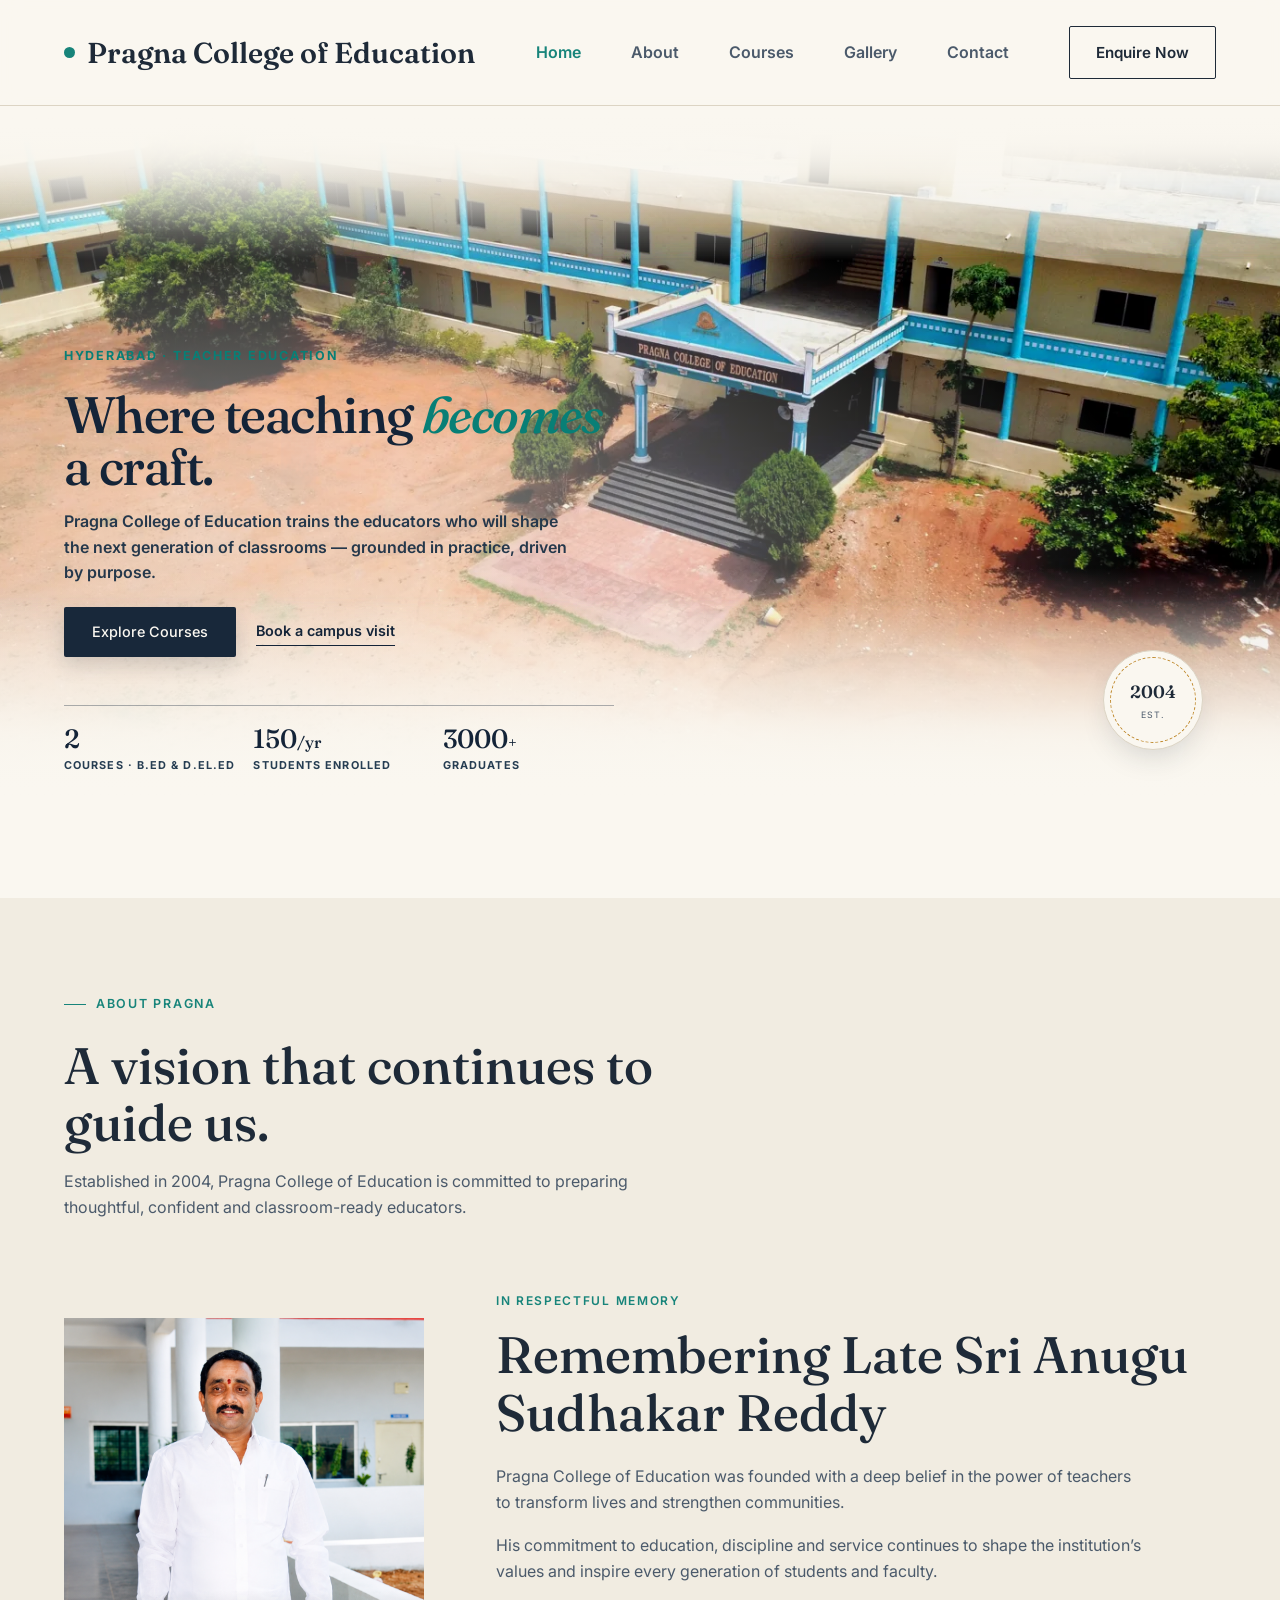
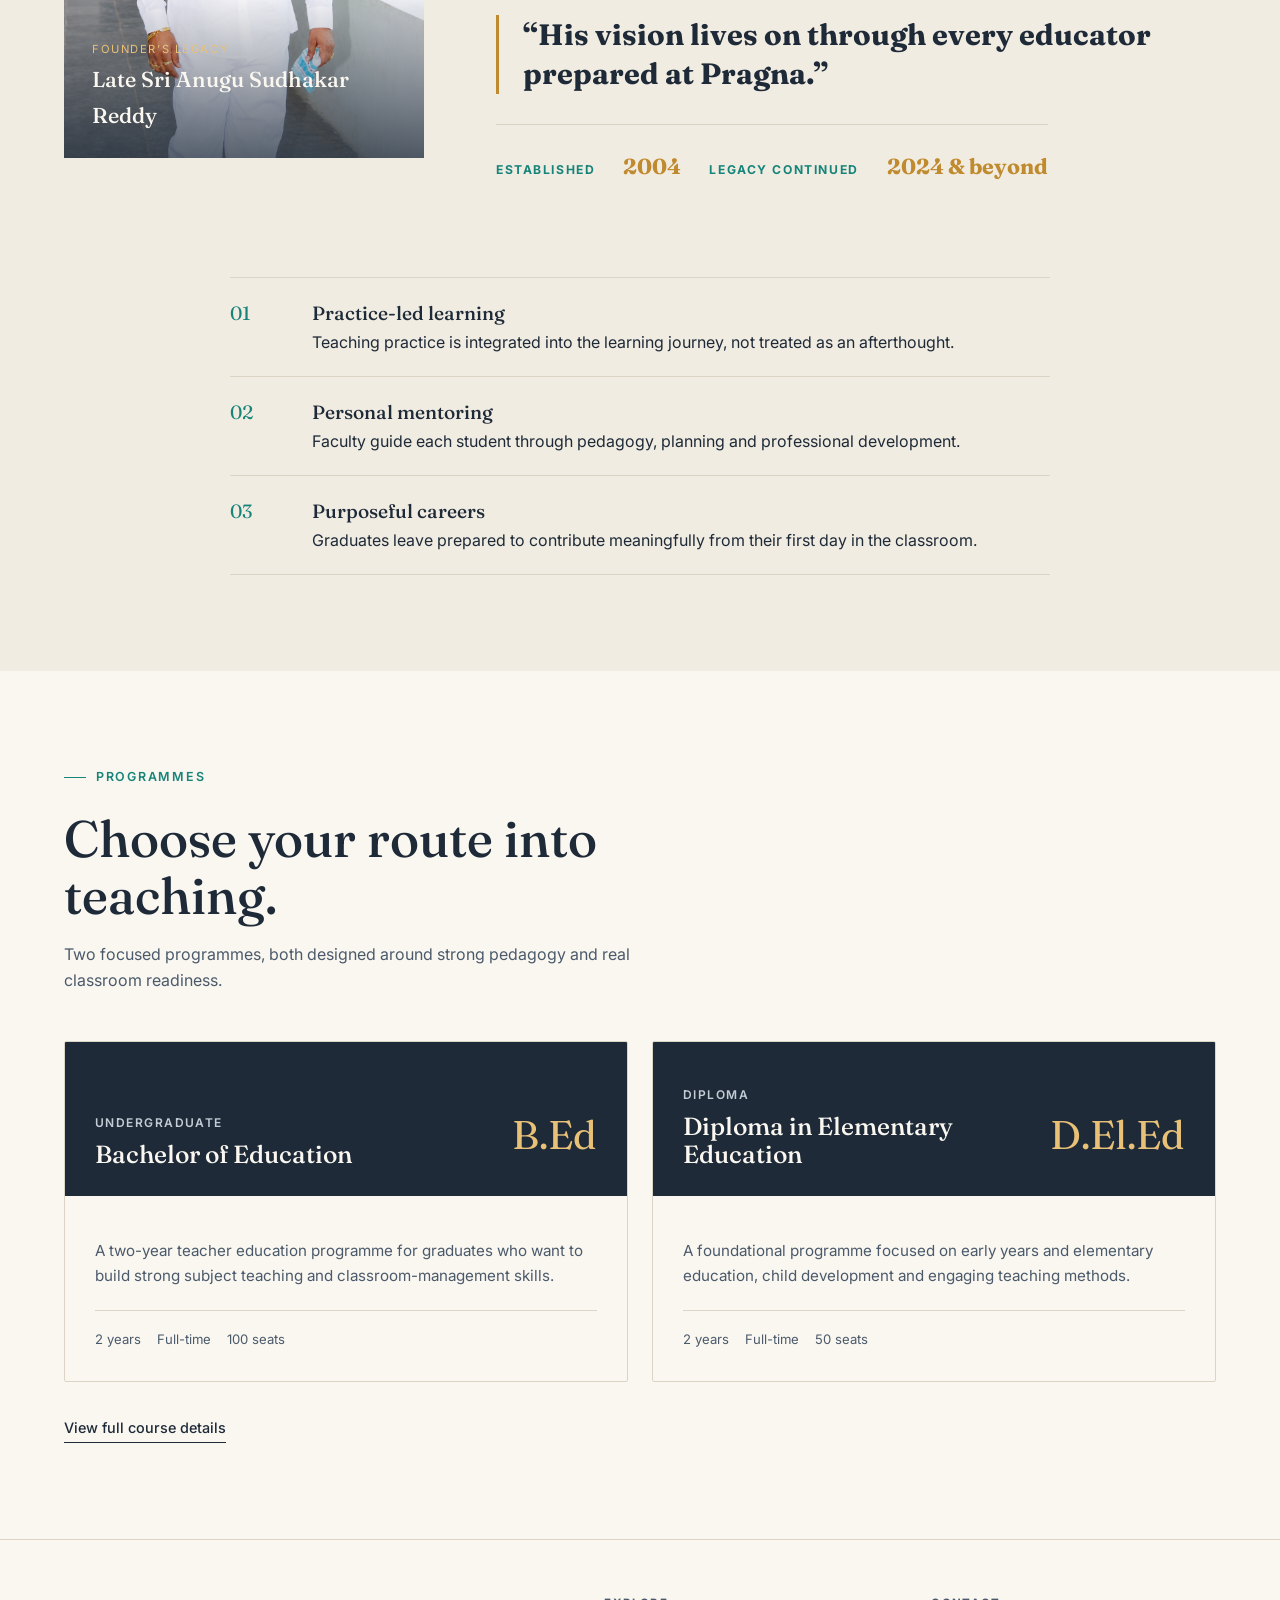
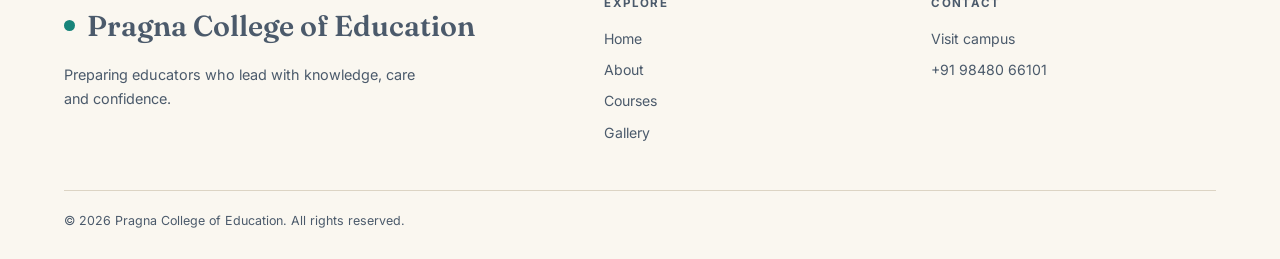
<file: index.html>
<!DOCTYPE html><html lang="en"><head><meta charset="UTF-8"><meta name="viewport" content="width=device-width,initial-scale=1.0"><title>Pragna College of Education</title><meta name="description" content="Pragna College of Education trains future educators through B.Ed and D.El.Ed programmes in Hyderabad."><link rel="stylesheet" href="style.css?v=20260716-2"></head><body>
<nav class="navbar"><a class="brand" href="index.html"><span class="brand-mark"></span>Pragna College of Education</a><ul class="nav-links" id="navLinks"><li><a class="active" href="index.html">Home</a></li><li><a href="#about">About</a></li><li><a href="courses.html">Courses</a></li><li><a href="gallery.html">Gallery</a></li><li><a href="contact.html">Contact</a></li></ul><a class="nav-cta" href="tel:+919848066101">Enquire Now</a><button class="menu-toggle" aria-label="Toggle menu"><span></span><span></span><span></span></button></nav>
<section class="home-hero"><div class="hero-image-wrap"><img class="hero-image" src="download.png" alt="Pragna College of Education campus"><div class="seal"><div class="seal-ring"></div><div class="seal-year">2004</div><div class="seal-label">Est.</div></div></div><div class="hero-text"><div class="eyebrow">Hyderabad · Teacher Education</div><h1>Where teaching <span class="accent">becomes</span> a craft.</h1><p class="subcopy">Pragna College of Education trains the educators who will shape the next generation of classrooms — grounded in practice, driven by purpose.</p><div class="cta-row"><a href="courses.html" class="btn-primary">Explore Courses</a><a href="contact.html" class="btn-ghost">Book a campus visit</a></div><div class="stat-list"><div><div class="stat-num">2</div><div class="stat-label">Courses · B.Ed & D.El.Ed</div></div><div><div class="stat-num">150<span style="font-size:1rem">/yr</span></div><div class="stat-label">Students Enrolled</div></div><div><div class="stat-num">3000<span style="font-size:1rem">+</span></div><div class="stat-label">Graduates</div></div></div></div></section>
<section class="section alt" id="about"><div class="wrap"><div class="section-title"><div class="eyebrow">About Pragna</div><h2>A vision that continues to guide us.</h2><p>Established in 2004, Pragna College of Education is committed to preparing thoughtful, confident and classroom-ready educators.</p></div><div class="founder-grid"><figure class="founder-portrait"><img src="founder.png" alt="Late Sri Anugu Sudhakar Reddy, Founder of Pragna College of Education"><figcaption><span>Founder’s legacy</span><strong>Late Sri Anugu Sudhakar Reddy</strong></figcaption></figure><div class="founder-copy"><div class="founder-kicker">In respectful memory</div><h3>Remembering Late Sri Anugu Sudhakar Reddy</h3><p>Pragna College of Education was founded with a deep belief in the power of teachers to transform lives and strengthen communities.</p><p>His commitment to education, discipline and service continues to shape the institution’s values and inspire every generation of students and faculty.</p><blockquote>“His vision lives on through every educator prepared at Pragna.”</blockquote><div class="legacy-line"><span>Established</span><strong>2004</strong><span>Legacy continued</span><strong>2024 &amp; beyond</strong></div></div></div><div class="about-values"><div class="value-list"><div class="value-row"><div class="n">01</div><div><strong>Practice-led learning</strong><p>Teaching practice is integrated into the learning journey, not treated as an afterthought.</p></div></div><div class="value-row"><div class="n">02</div><div><strong>Personal mentoring</strong><p>Faculty guide each student through pedagogy, planning and professional development.</p></div></div><div class="value-row"><div class="n">03</div><div><strong>Purposeful careers</strong><p>Graduates leave prepared to contribute meaningfully from their first day in the classroom.</p></div></div></div></div></div></section>
<section class="section"><div class="wrap"><div class="section-title"><div class="eyebrow">Programmes</div><h2>Choose your route into teaching.</h2><p>Two focused programmes, both designed around strong pedagogy and real classroom readiness.</p></div><div class="grid-2"><article class="card course-card"><div class="course-band"><div><div class="card-kicker" style="color:#c3ccd5">Undergraduate</div><h3>Bachelor of Education</h3></div><div class="abbr">B.Ed</div></div><div class="course-body"><p>A two-year teacher education programme for graduates who want to build strong subject teaching and classroom-management skills.</p><div class="meta"><span>2 years</span><span>Full-time</span><span>100 seats</span></div></div></article><article class="card course-card"><div class="course-band"><div><div class="card-kicker" style="color:#c3ccd5">Diploma</div><h3>Diploma in Elementary Education</h3></div><div class="abbr">D.El.Ed</div></div><div class="course-body"><p>A foundational programme focused on early years and elementary education, child development and engaging teaching methods.</p><div class="meta"><span>2 years</span><span>Full-time</span><span>50 seats</span></div></div></article></div><a class="btn-ghost" href="courses.html" style="margin-top:34px">View full course details</a></div></section>
<footer><div class="wrap"><div class="footer-grid"><div class="footer-brand"><a class="brand" href="index.html"><span class="brand-mark"></span>Pragna College of Education</a><p>Preparing educators who lead with knowledge, care and confidence.</p></div><div><h4>Explore</h4><a href="index.html">Home</a><a href="#about">About</a><a href="courses.html">Courses</a><a href="gallery.html">Gallery</a></div><div><h4>Contact</h4><a href="contact.html">Visit campus</a><a href="tel:+919848066101">+91 98480 66101</a></div></div><div class="footer-bottom">© 2026 Pragna College of Education. All rights reserved.</div></div></footer>
<script>
const menuButton = document.querySelector('.menu-toggle');
const navLinks = document.getElementById('navLinks');
menuButton?.addEventListener('click', () => navLinks?.classList.toggle('open'));

const navbar = document.querySelector('.navbar');
const updateNavbar = () => navbar?.classList.toggle('scrolled', window.scrollY > 24);
updateNavbar();
window.addEventListener('scroll', updateNavbar, { passive: true });

const revealItems = document.querySelectorAll(
  '.section-title, .founder-portrait, .founder-copy, .value-row, .course-card, .gallery-item, .contact-card, .map-wrap, .page-hero .inner'
);
revealItems.forEach((item, index) => {
  item.classList.add('reveal');
  item.style.setProperty('--reveal-delay', `${Math.min(index % 4, 3) * 90}ms`);
});

if ('IntersectionObserver' in window) {
  const observer = new IntersectionObserver((entries) => {
    entries.forEach((entry) => {
      if (entry.isIntersecting) {
        entry.target.classList.add('is-visible');
        observer.unobserve(entry.target);
      }
    });
  }, { threshold: 0.14, rootMargin: '0px 0px -40px' });
  revealItems.forEach((item) => observer.observe(item));
} else {
  revealItems.forEach((item) => item.classList.add('is-visible'));
}
</script></body></html>
</file>
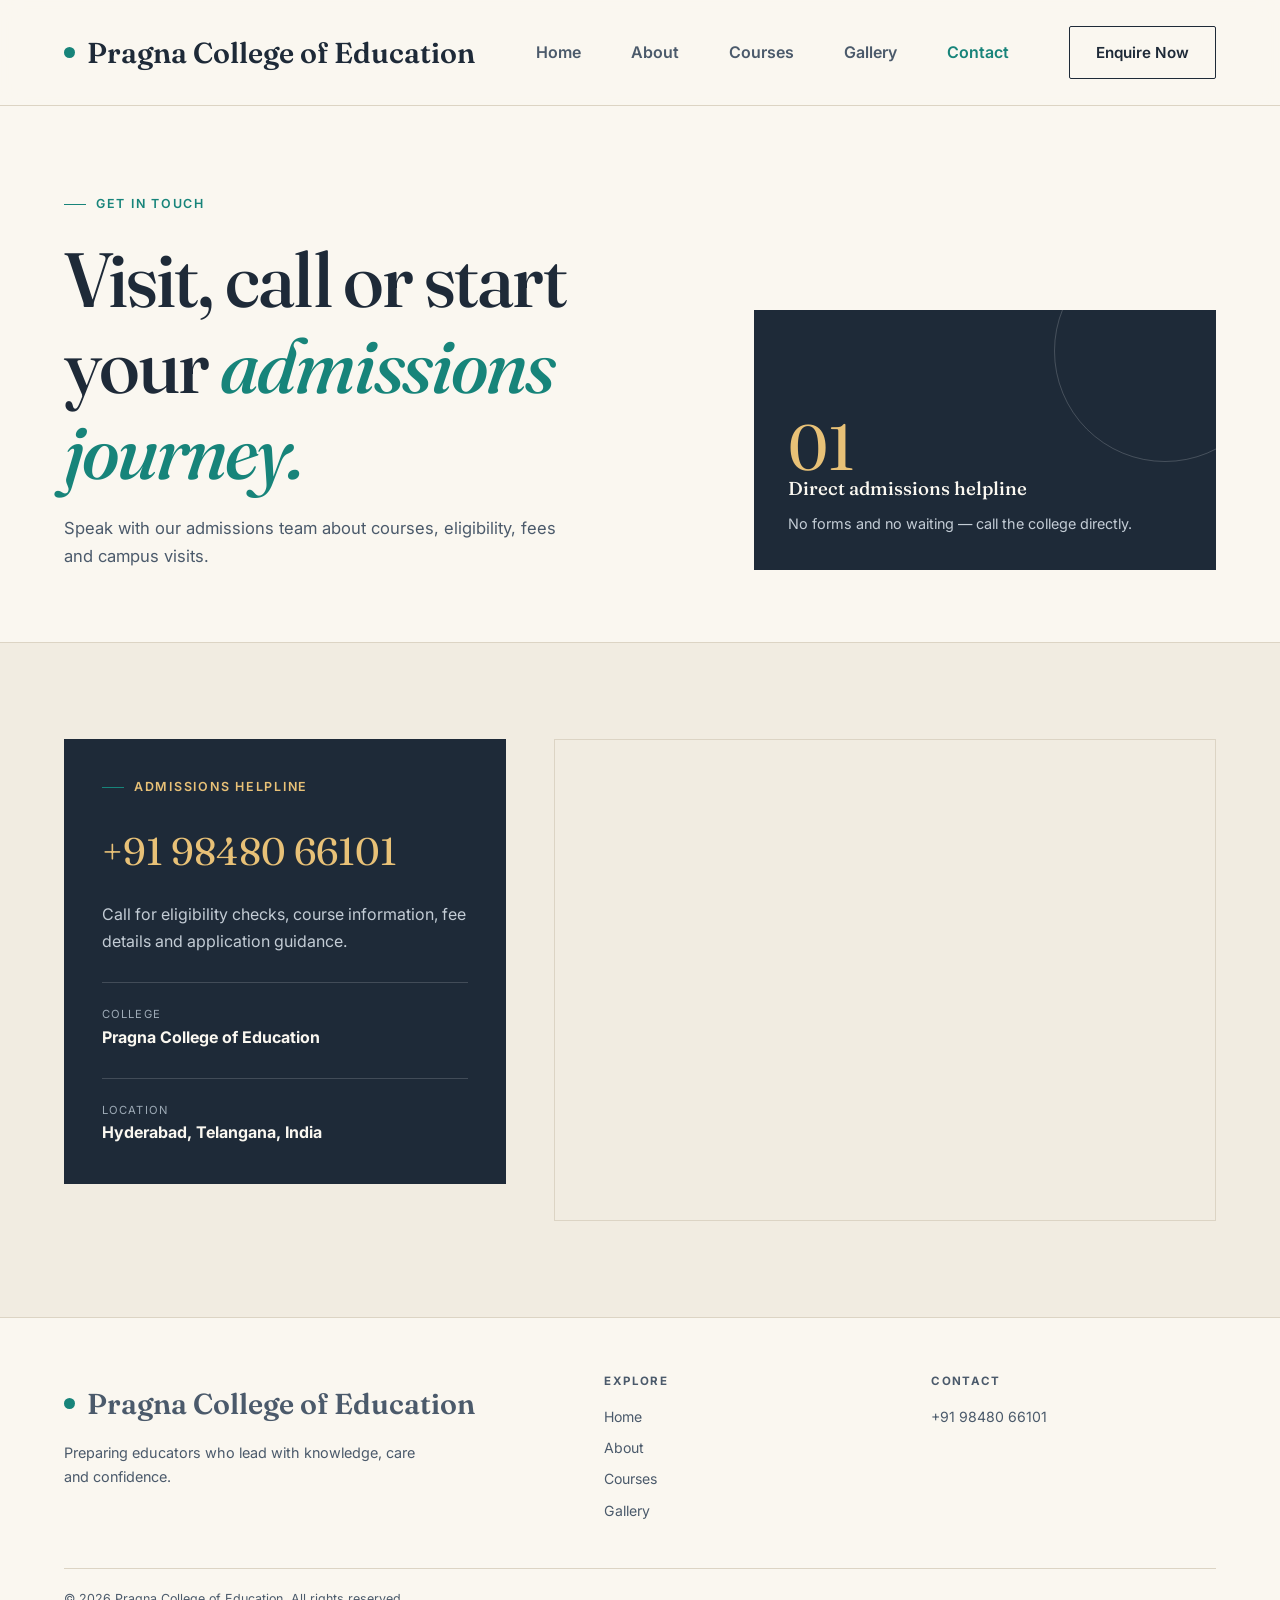
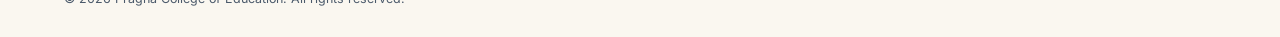
<file: contact.html>
<!DOCTYPE html><html lang="en"><head><meta charset="UTF-8"><meta name="viewport" content="width=device-width,initial-scale=1.0"><title>Contact — Pragna College of Education</title><meta name="description" content="Contact Pragna College of Education for admissions and campus visits."><link rel="stylesheet" href="style.css"></head><body>
<nav class="navbar"><a class="brand" href="index.html"><span class="brand-mark"></span>Pragna College of Education</a><ul class="nav-links" id="navLinks"><li><a href="index.html">Home</a></li><li><a href="index.html#about">About</a></li><li><a href="courses.html">Courses</a></li><li><a href="gallery.html">Gallery</a></li><li><a class="active" href="contact.html">Contact</a></li></ul><a class="nav-cta" href="tel:+919848066101">Enquire Now</a><button class="menu-toggle" aria-label="Toggle menu"><span></span><span></span><span></span></button></nav>
<header class="page-hero"><div class="wrap inner"><div><div class="eyebrow">Get in touch</div><h1>Visit, call or start your <span class="accent">admissions journey.</span></h1><p>Speak with our admissions team about courses, eligibility, fees and campus visits.</p></div><div class="page-hero-panel"><div class="panel-number">01</div><h3>Direct admissions helpline</h3><p>No forms and no waiting — call the college directly.</p></div></div></header>
<main><section class="section alt"><div class="wrap contact-layout"><div class="contact-card"><div class="eyebrow" style="color:#E8C177">Admissions helpline</div><a class="phone" href="tel:+919848066101">+91 98480 66101</a><p>Call for eligibility checks, course information, fee details and application guidance.</p><div class="contact-detail"><span>College</span><strong>Pragna College of Education</strong></div><div class="contact-detail"><span>Location</span><strong>Hyderabad, Telangana, India</strong></div></div><div class="map-wrap"><iframe src="https://www.google.com/maps/embed?pb=!1m18!1m12!1m3!1d4690.487494884355!2d78.66840787590736!3d17.17255850895697!2m3!1f0!2f0!3f0!3m2!1i1024!2i768!4f13.1!3m3!1m2!1s0x3bcb080c325d7f23%3A0x188fa80be3612e5d!2sPragna%20College%20of%20Education!5e1!3m2!1sen!2sin!4v1783938415734!5m2!1sen!2sin" loading="lazy" allowfullscreen referrerpolicy="strict-origin-when-cross-origin"></iframe></div></div></section></main>
<footer><div class="wrap"><div class="footer-grid"><div class="footer-brand"><a class="brand" href="index.html"><span class="brand-mark"></span>Pragna College of Education</a><p>Preparing educators who lead with knowledge, care and confidence.</p></div><div><h4>Explore</h4><a href="index.html">Home</a><a href="index.html#about">About</a><a href="courses.html">Courses</a><a href="gallery.html">Gallery</a></div><div><h4>Contact</h4><a href="tel:+919848066101">+91 98480 66101</a></div></div><div class="footer-bottom">© 2026 Pragna College of Education. All rights reserved.</div></div></footer><script>const b=document.querySelector('.menu-toggle'),n=document.getElementById('navLinks');b?.addEventListener('click',()=>n.classList.toggle('open'));</script></body></html>
</file>
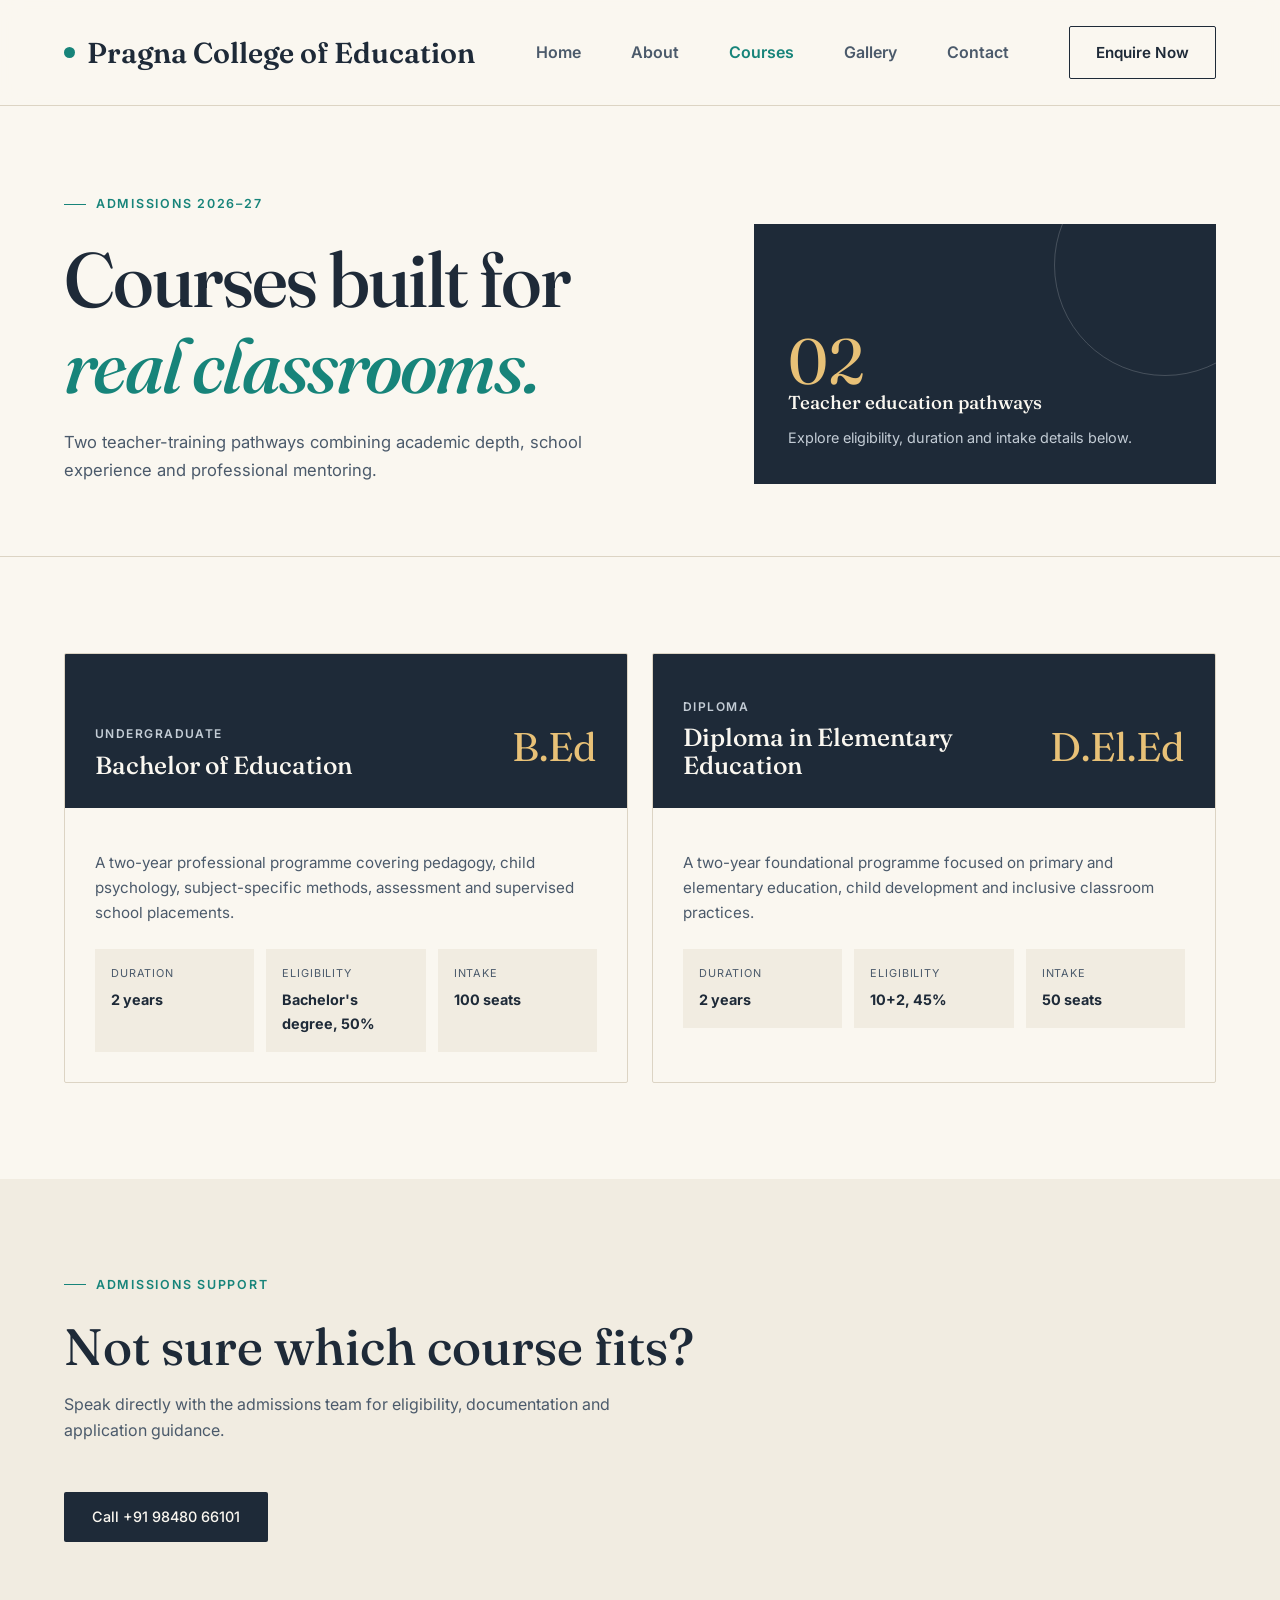
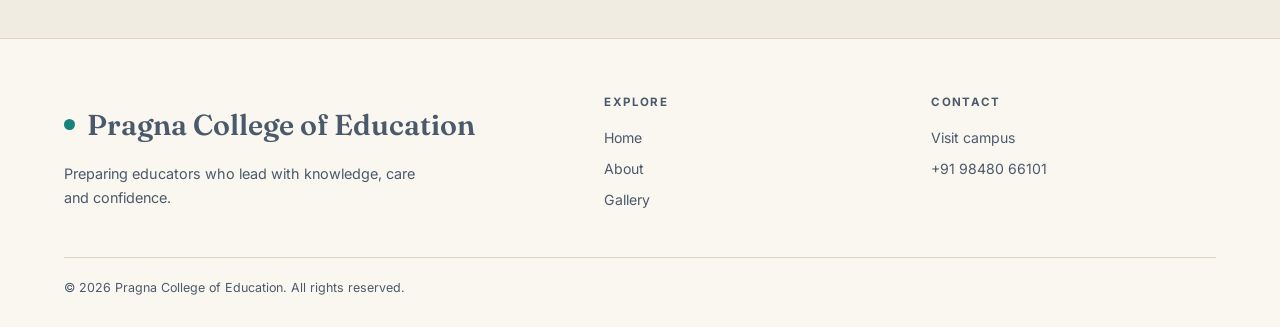
<file: courses.html>
<!DOCTYPE html><html lang="en"><head><meta charset="UTF-8"><meta name="viewport" content="width=device-width,initial-scale=1.0"><title>Courses — Pragna College of Education</title><meta name="description" content="B.Ed and D.El.Ed courses at Pragna College of Education."><link rel="stylesheet" href="style.css"></head><body>
<nav class="navbar"><a class="brand" href="index.html"><span class="brand-mark"></span>Pragna College of Education</a><ul class="nav-links" id="navLinks"><li><a href="index.html">Home</a></li><li><a href="index.html#about">About</a></li><li><a class="active" href="courses.html">Courses</a></li><li><a href="gallery.html">Gallery</a></li><li><a href="contact.html">Contact</a></li></ul><a class="nav-cta" href="tel:+919848066101">Enquire Now</a><button class="menu-toggle" aria-label="Toggle menu"><span></span><span></span><span></span></button></nav>
<header class="page-hero"><div class="wrap inner"><div><div class="eyebrow">Admissions 2026–27</div><h1>Courses built for <span class="accent">real classrooms.</span></h1><p>Two teacher-training pathways combining academic depth, school experience and professional mentoring.</p></div><div class="page-hero-panel"><div class="panel-number">02</div><h3>Teacher education pathways</h3><p>Explore eligibility, duration and intake details below.</p></div></div></header>
<main><section class="section"><div class="wrap"><div class="grid-2"><article class="card course-card"><div class="course-band"><div><div class="card-kicker" style="color:#c3ccd5">Undergraduate</div><h3>Bachelor of Education</h3></div><div class="abbr">B.Ed</div></div><div class="course-body"><p>A two-year professional programme covering pedagogy, child psychology, subject-specific methods, assessment and supervised school placements.</p><div class="course-facts"><div class="fact"><span>Duration</span><strong>2 years</strong></div><div class="fact"><span>Eligibility</span><strong>Bachelor's degree, 50%</strong></div><div class="fact"><span>Intake</span><strong>100 seats</strong></div></div></div></article><article class="card course-card"><div class="course-band"><div><div class="card-kicker" style="color:#c3ccd5">Diploma</div><h3>Diploma in Elementary Education</h3></div><div class="abbr">D.El.Ed</div></div><div class="course-body"><p>A two-year foundational programme focused on primary and elementary education, child development and inclusive classroom practices.</p><div class="course-facts"><div class="fact"><span>Duration</span><strong>2 years</strong></div><div class="fact"><span>Eligibility</span><strong>10+2, 45%</strong></div><div class="fact"><span>Intake</span><strong>50 seats</strong></div></div></div></article></div></div></section><section class="section alt"><div class="wrap"><div class="section-title"><div class="eyebrow">Admissions support</div><h2>Not sure which course fits?</h2><p>Speak directly with the admissions team for eligibility, documentation and application guidance.</p></div><a href="tel:+919848066101" class="btn-primary">Call +91 98480 66101</a></div></section></main>
<footer><div class="wrap"><div class="footer-grid"><div class="footer-brand"><a class="brand" href="index.html"><span class="brand-mark"></span>Pragna College of Education</a><p>Preparing educators who lead with knowledge, care and confidence.</p></div><div><h4>Explore</h4><a href="index.html">Home</a><a href="index.html#about">About</a><a href="gallery.html">Gallery</a></div><div><h4>Contact</h4><a href="contact.html">Visit campus</a><a href="tel:+919848066101">+91 98480 66101</a></div></div><div class="footer-bottom">© 2026 Pragna College of Education. All rights reserved.</div></div></footer><script>const b=document.querySelector('.menu-toggle'),n=document.getElementById('navLinks');b?.addEventListener('click',()=>n.classList.toggle('open'));</script></body></html>
</file>
<file: style.css>
@import url('https://fonts.googleapis.com/css2?family=Fraunces:opsz,wght@9..144,300;9..144,400;9..144,500;9..144,600&family=Inter:wght@400;500;600&display=swap');

:root{
  --paper:#FAF7F0;
  --paper-2:#F1ECE1;
  --ink:#1E2A38;
  --ink-soft:#4B5A6B;
  --teal:#17847A;
  --teal-dark:#126259;
  --gold:#C08A2E;
  --line:#DCD4C4;
  --white:#fffdf8;
  --max:1180px;
}
*{margin:0;padding:0;box-sizing:border-box}
html{scroll-behavior:smooth}
body{background:var(--paper);color:var(--ink);font-family:'Inter',sans-serif;line-height:1.65;-webkit-font-smoothing:antialiased}
a{color:inherit;text-decoration:none}
img{max-width:100%;display:block}
button,input,textarea,select{font:inherit}
.wrap{width:min(var(--max),90vw);margin-inline:auto}
.serif,h1,h2,h3{font-family:'Fraunces',serif;font-weight:500;line-height:1.12}

/* Navigation */
.navbar{display:flex;align-items:center;justify-content:space-between;padding:24px 5vw;border-bottom:1px solid var(--line);background:rgba(250,247,240,.94);backdrop-filter:blur(10px);position:sticky;top:0;z-index:50}
.brand{display:flex;align-items:center;gap:10px;font-family:'Fraunces',serif;font-weight:600;font-size:clamp(1.35rem,2vw,1.9rem);white-space:nowrap}
.brand-mark{width:9px;height:9px;border-radius:50%;background:var(--teal);flex:0 0 auto}
.nav-links{display:flex;gap:2.4rem;list-style:none;align-items:center}
.nav-links a{color:var(--ink-soft);font-size:.9rem;font-weight:500;transition:color .25s ease}
.nav-links a:hover,.nav-links a.active{color:var(--teal)}
.nav-cta{border:1px solid var(--ink);padding:9px 20px;border-radius:2px;font-size:.85rem;font-weight:500;transition:.25s ease;white-space:nowrap}
.nav-cta:hover{background:var(--ink);color:var(--paper)}
.menu-toggle{display:none;background:none;border:0;width:32px;height:32px;cursor:pointer}
.menu-toggle span{display:block;width:24px;height:2px;background:var(--ink);margin:5px auto}

/* Shared components */
.eyebrow{display:flex;align-items:center;gap:10px;color:var(--teal);font-size:.78rem;font-weight:600;letter-spacing:.14em;text-transform:uppercase;margin-bottom:1.4rem}
.eyebrow:before{content:'';width:22px;height:1px;background:var(--teal)}
.btn-primary{display:inline-block;background:var(--ink);color:var(--paper);padding:13px 28px;border-radius:2px;font-weight:500;font-size:.9rem;transition:.25s ease}
.btn-primary:hover{background:var(--teal)}
.btn-ghost{display:inline-block;color:var(--ink);font-weight:500;font-size:.9rem;border-bottom:1px solid var(--ink);padding-bottom:2px}
.section{padding:96px 0}
.section.alt{background:var(--paper-2)}
.section-title{max-width:680px;margin-bottom:48px}
.section-title h2{font-size:clamp(2.15rem,4vw,3.7rem)}
.section-title p{color:var(--ink-soft);margin-top:16px;max-width:600px}
.grid-2{display:grid;grid-template-columns:repeat(2,minmax(0,1fr));gap:24px}
.grid-3{display:grid;grid-template-columns:repeat(3,minmax(0,1fr));gap:24px}
.card{background:var(--paper);border:1px solid var(--line);padding:32px;border-radius:2px;transition:transform .25s ease,box-shadow .25s ease}
.card:hover{transform:translateY(-4px);box-shadow:0 18px 40px rgba(30,42,56,.08)}
.card .card-kicker{color:var(--teal);font-size:.75rem;font-weight:600;letter-spacing:.12em;text-transform:uppercase}
.card h3{font-size:1.55rem;margin-top:14px}
.card p{color:var(--ink-soft);margin-top:12px;font-size:.95rem}
.meta{display:flex;gap:16px;flex-wrap:wrap;margin-top:22px;padding-top:18px;border-top:1px solid var(--line);color:var(--ink-soft);font-size:.82rem}

/* Home hero */
.home-hero{display:flex;flex-direction:column;gap:2.5rem;padding:0 0 5vw}
.hero-image-wrap{position:relative;width:100%;overflow:hidden;background:var(--paper);opacity:0;transform:scale(1.02);animation:settleIn 1.4s cubic-bezier(.22,1,.36,1) forwards .1s}
.hero-image-wrap:before,.hero-image-wrap:after{content:"";position:absolute;left:0;right:0;height:18%;z-index:2;pointer-events:none}
.hero-image-wrap:before{top:0;background:linear-gradient(to bottom,var(--paper) 0%,rgba(250,247,240,.82) 28%,rgba(250,247,240,0) 100%)}
.hero-image-wrap:after{bottom:0;background:linear-gradient(to top,var(--paper) 0%,rgba(250,247,240,.88) 30%,rgba(250,247,240,0) 100%)}
.hero-image{width:100%;-webkit-mask-image:linear-gradient(to bottom,transparent 0%,#000 12%,#000 86%,transparent 100%);mask-image:linear-gradient(to bottom,transparent 0%,#000 12%,#000 86%,transparent 100%)}
.seal{position:absolute;bottom:8%;right:6%;z-index:4;width:100px;height:100px;border-radius:50%;background:var(--paper);border:1px solid var(--line);display:flex;align-items:center;justify-content:center;flex-direction:column;box-shadow:0 12px 30px -8px rgba(30,42,56,.18)}
.seal-ring{position:absolute;inset:6px;border-radius:50%;border:1px dashed var(--gold)}
.seal-year{font-family:'Fraunces',serif;font-weight:600;font-size:1.1rem}
.seal-label{font-size:.55rem;letter-spacing:.1em;text-transform:uppercase;color:var(--ink-soft);margin-top:2px}
.hero-text{max-width:640px;margin-top:1.5rem;padding:0 5vw;animation:heroTextRise 1.8s cubic-bezier(.22,1,.36,1) both .35s}
.hero-text h1{font-size:clamp(2.4rem,4vw,3.8rem);margin-bottom:1.4rem}
.accent{font-style:italic;color:var(--teal)}
.subcopy{color:var(--ink-soft);font-size:1.02rem;line-height:1.65;margin-bottom:2.2rem}
.cta-row{display:flex;align-items:center;gap:1.8rem;margin-bottom:3rem}
.stat-list{display:flex;gap:2.6rem;flex-wrap:wrap;padding-top:1.8rem;border-top:1px solid var(--line)}
.stat-num{font-family:'Fraunces',serif;font-size:1.7rem;font-weight:500}
.stat-label{font-size:.72rem;color:var(--ink-soft);text-transform:uppercase;letter-spacing:.08em;margin-top:2px}
@keyframes settleIn{to{opacity:1;transform:scale(1)}}
@keyframes heroTextRise{from{opacity:0;transform:translateY(48px)}to{opacity:1;transform:translateY(0)}}

/* Inner page hero */
.page-hero{padding:88px 0 72px;border-bottom:1px solid var(--line);overflow:hidden}
.page-hero .inner{display:grid;grid-template-columns:1.15fr .85fr;gap:64px;align-items:end}
.page-hero h1{font-size:clamp(3rem,6vw,6rem);letter-spacing:-.025em}
.page-hero p{color:var(--ink-soft);font-size:1.04rem;max-width:520px;margin-top:20px}
.page-hero-panel{background:var(--ink);color:var(--paper);min-height:260px;padding:34px;display:flex;flex-direction:column;justify-content:flex-end;position:relative;overflow:hidden}
.page-hero-panel:before{content:'';position:absolute;width:220px;height:220px;border:1px solid rgba(255,255,255,.18);border-radius:50%;right:-60px;top:-70px}
.page-hero-panel .panel-number{font-family:'Fraunces',serif;font-size:4rem;color:#E8C177;line-height:1}
.page-hero-panel p{color:#c3ccd5;font-size:.9rem;margin-top:12px}

/* About */
.about-grid{display:grid;grid-template-columns:.85fr 1.15fr;gap:72px;align-items:start}
.about-note{border-left:1px solid var(--gold);padding-left:24px;color:var(--ink-soft)}
.about-copy h2{font-size:clamp(2.3rem,4vw,4rem)}
.about-copy p{color:var(--ink-soft);margin-top:18px}
.value-list{margin-top:34px;border-top:1px solid var(--line)}
.value-row{display:grid;grid-template-columns:64px 1fr;gap:18px;padding:20px 0;border-bottom:1px solid var(--line)}
.value-row .n{font-family:'Fraunces',serif;color:var(--teal);font-size:1.2rem}
.value-row strong{font-family:'Fraunces',serif;font-size:1.2rem;font-weight:500}

/* Courses */
.course-card{padding:0;overflow:hidden}
.course-band{background:var(--ink);color:var(--paper);padding:26px 30px;display:flex;justify-content:space-between;align-items:end}
.course-band .abbr{font-family:'Fraunces',serif;font-size:2.5rem;color:#E8C177}
.course-body{padding:30px}
.course-facts{display:grid;grid-template-columns:repeat(3,1fr);gap:12px;margin-top:24px}
.fact{background:var(--paper-2);padding:16px}
.fact span{display:block;color:var(--ink-soft);font-size:.68rem;text-transform:uppercase;letter-spacing:.08em}
.fact strong{display:block;margin-top:5px;font-size:.9rem}

/* Gallery */
.gallery-grid{display:grid;grid-template-columns:repeat(12,1fr);gap:18px}
.gallery-item{min-height:260px;background:var(--paper-2);border:1px solid var(--line);position:relative;overflow:hidden;display:flex;align-items:flex-end;padding:22px}
.gallery-item:nth-child(1),.gallery-item:nth-child(4){grid-column:span 7}
.gallery-item:nth-child(2),.gallery-item:nth-child(3){grid-column:span 5}
.gallery-item:nth-child(n+5){grid-column:span 4}
.gallery-item:before{content:'Photo';position:absolute;inset:0;display:grid;place-items:center;color:var(--ink-soft);font-family:'Fraunces',serif;font-size:2rem;opacity:.28}
.gallery-item .caption{position:relative;z-index:2;background:rgba(250,247,240,.92);padding:10px 14px;font-size:.82rem;font-weight:600}
.gallery-item img{position:absolute;inset:0;width:100%;height:100%;object-fit:cover}

/* Contact */
.contact-layout{display:grid;grid-template-columns:.8fr 1.2fr;gap:48px;align-items:start}
.contact-card{background:var(--ink);color:var(--paper);padding:38px}
.contact-card a.phone{display:block;font-family:'Fraunces',serif;font-size:clamp(1.8rem,3vw,2.8rem);margin:18px 0;color:#E8C177}
.contact-card p{color:#c3ccd5}
.contact-detail{margin-top:28px;padding-top:22px;border-top:1px solid rgba(255,255,255,.16)}
.contact-detail span{display:block;color:#9eabb7;font-size:.7rem;letter-spacing:.1em;text-transform:uppercase}
.map-wrap{border:1px solid var(--line);min-height:480px;overflow:hidden;background:var(--paper-2)}
.map-wrap iframe{width:100%;height:480px;border:0;display:block}

/* Footer */
footer{border-top:1px solid var(--line);padding:54px 0 28px}
.footer-grid{display:grid;grid-template-columns:1.4fr .8fr .8fr;gap:42px}
.footer-brand p{color:var(--ink-soft);max-width:360px;margin-top:14px;font-size:.9rem}
footer h4{font-size:.72rem;text-transform:uppercase;letter-spacing:.12em;color:var(--ink-soft);margin-bottom:14px}
footer a{display:block;color:var(--ink-soft);font-size:.88rem;margin:8px 0}
footer a:hover{color:var(--teal)}
.footer-bottom{border-top:1px solid var(--line);margin-top:38px;padding-top:20px;color:var(--ink-soft);font-size:.78rem}

@media(max-width:900px){
  .navbar{padding:18px 5vw;gap:14px;flex-wrap:wrap}
  .menu-toggle{display:block;order:3}
  .nav-cta{margin-left:auto}
  .nav-links{display:none;order:4;width:100%;flex-direction:column;align-items:flex-start;gap:14px;padding:16px 0 4px;border-top:1px solid var(--line)}
  .nav-links.open{display:flex}
  .seal{width:82px;height:82px;right:16px;bottom:20px}
  .hero-text{margin-top:1rem}
  .cta-row{flex-wrap:wrap}
  .page-hero .inner,.about-grid,.contact-layout{grid-template-columns:1fr}
  .page-hero-panel{min-height:210px}
  .grid-2,.grid-3{grid-template-columns:1fr}
  .course-facts{grid-template-columns:1fr}
  .gallery-item,.gallery-item:nth-child(n){grid-column:span 12;min-height:240px}
  .footer-grid{grid-template-columns:1fr 1fr}
  .footer-brand{grid-column:1/-1}
}
@media(max-width:560px){
  .brand{font-size:1.2rem}
  .nav-cta{display:none}
  .section{padding:72px 0}
  .page-hero{padding:64px 0 52px}
  .stat-list{gap:1.5rem}
  .footer-grid{grid-template-columns:1fr}
  .footer-brand{grid-column:auto}
}
@media(prefers-reduced-motion:reduce){*{animation-duration:.01ms!important;scroll-behavior:auto!important}}

/* Founder legacy section */
.founder-grid{display:grid;grid-template-columns:minmax(250px,360px) minmax(0,1fr);gap:72px;align-items:center}
.founder-portrait{position:relative;margin:0;background:var(--ink);overflow:hidden;min-height:440px;max-width:360px;width:100%}
.founder-portrait:after{content:'';position:absolute;inset:0;background:linear-gradient(to top,rgba(30,42,56,.72) 0%,rgba(30,42,56,0) 38%);pointer-events:none}
.founder-portrait img{width:100%;height:440px;display:block;object-fit:cover;object-position:center 20%}
.founder-portrait figcaption{position:absolute;left:28px;right:28px;bottom:24px;z-index:2;color:var(--paper);display:flex;flex-direction:column;gap:4px}
.founder-portrait figcaption span{font-size:.7rem;text-transform:uppercase;letter-spacing:.14em;color:#e8c177}
.founder-portrait figcaption strong{font-family:'Fraunces',serif;font-size:1.35rem;font-weight:500}
.founder-copy{padding:22px 0}
.founder-kicker{color:var(--teal);font-size:.75rem;text-transform:uppercase;letter-spacing:.14em;font-weight:600;margin-bottom:16px}
.founder-copy h3{font-size:clamp(2.2rem,4vw,4.2rem);margin-bottom:22px}
.founder-copy p{color:var(--ink-soft);margin-top:16px;max-width:650px}
.founder-copy blockquote{font-family:'Fraunces',serif;font-size:clamp(1.35rem,2.3vw,2rem);line-height:1.35;color:var(--ink);border-left:3px solid var(--gold);padding-left:24px;margin:30px 0;font-weight:700}
.legacy-line{display:grid;grid-template-columns:auto auto auto auto;column-gap:28px;row-gap:10px;align-items:baseline;border-top:1px solid var(--line);padding-top:24px;width:max-content;max-width:100%}
.legacy-line span{font-size:.76rem;text-transform:uppercase;letter-spacing:.13em;color:var(--teal);font-weight:700;white-space:nowrap}
.legacy-line strong{font-family:'Fraunces',serif;font-size:1.35rem;font-weight:700;color:var(--gold);white-space:nowrap}
.about-values{max-width:820px;margin:70px auto 0}
@media(max-width:900px){.founder-grid{grid-template-columns:1fr;gap:36px}.founder-portrait{max-width:360px;min-height:420px}.founder-portrait img{height:420px}.founder-copy{padding:0}.about-values{margin-top:52px}.legacy-line{grid-template-columns:auto auto;column-gap:24px}}
@media(max-width:560px){.founder-portrait{max-width:300px;min-height:360px}.founder-portrait img{height:360px}.founder-portrait figcaption{left:20px;right:20px;bottom:18px}.legacy-line{grid-template-columns:1fr 1fr;width:100%;column-gap:18px}.legacy-line span,.legacy-line strong{white-space:normal}}

/* ===== July 2026 homepage spacing and consistency update ===== */

/* Larger, more prominent top navigation */
.navbar{
  min-height:96px;
  padding:26px 5vw;
}
.brand{
  font-size:clamp(1.65rem,2.25vw,2.2rem);
  gap:12px;
}
.brand-mark{width:11px;height:11px}
.nav-links{gap:2.75rem}
.nav-links a{
  font-size:1rem;
  font-weight:600;
  padding:12px 3px;
}
.nav-cta{
  padding:13px 26px;
  font-size:.95rem;
  font-weight:600;
}

/* Use the open right side of the hero for the statistics */
.hero-text{
  max-width:none;
  display:grid;
  grid-template-columns:minmax(0,640px) minmax(390px,1fr);
  column-gap:clamp(56px,8vw,140px);
  align-items:start;
}
.hero-text > .eyebrow,
.hero-text > h1,
.hero-text > .subcopy,
.hero-text > .cta-row{
  grid-column:1;
}
.hero-text > .stat-list{
  grid-column:2;
  grid-row:1 / span 4;
  align-self:center;
  display:grid;
  grid-template-columns:repeat(3,minmax(105px,1fr));
  gap:clamp(24px,3vw,50px);
  width:100%;
  padding:30px 0 30px clamp(34px,4vw,64px);
  border-top:0;
  border-left:1px solid var(--line);
}
.hero-text > .stat-list > div{min-width:0}
.stat-num{font-size:clamp(1.9rem,2.5vw,2.7rem)}
.stat-label{line-height:1.55;margin-top:8px}

/* Keep the navy course headers exactly the same height on every card */
.course-band{
  min-height:154px;
  padding:28px 30px;
  align-items:flex-end;
}
.course-band > div:first-child{
  display:flex;
  min-height:92px;
  flex-direction:column;
  justify-content:flex-end;
}
.course-band h3{margin-top:8px}

@media(max-width:1100px){
  .hero-text{
    grid-template-columns:minmax(0,600px) minmax(300px,1fr);
    column-gap:46px;
  }
  .hero-text > .stat-list{
    grid-template-columns:1fr;
    gap:22px;
    padding-left:38px;
  }
}

@media(max-width:900px){
  .navbar{min-height:76px;padding:18px 5vw}
  .brand{font-size:1.45rem}
  .nav-cta{padding:10px 16px;font-size:.84rem}
  .hero-text{display:block}
  .hero-text > .stat-list{
    display:flex;
    width:auto;
    gap:1.5rem;
    padding:1.8rem 0 0;
    border-left:0;
    border-top:1px solid var(--line);
  }
  .course-band{min-height:142px}
}

@media(max-width:560px){
  .brand{font-size:1.25rem}
  .nav-cta{padding:9px 13px;font-size:.78rem}
  .hero-text > .stat-list{display:grid;grid-template-columns:1fr 1fr}
  .hero-text > .stat-list > div:last-child{grid-column:1/-1}
}


/* ===== July 2026 hero overlay update ===== */
.home-hero{padding:0 0 5vw}
.hero-image-wrap{position:relative;width:100%;overflow:hidden;background:var(--paper);min-height:clamp(620px,56vw,840px);isolation:isolate;opacity:0;transform:scale(1.02);animation:settleIn 1.4s cubic-bezier(.22,1,.36,1) forwards .1s}
.hero-image-wrap:before,.hero-image-wrap:after{content:"";position:absolute;left:0;right:0;height:18%;z-index:2;pointer-events:none}
.hero-image-wrap:before{top:0;background:linear-gradient(to bottom,var(--paper) 0%,rgba(250,247,240,.82) 28%,rgba(250,247,240,0) 100%)}
.hero-image-wrap:after{bottom:0;background:linear-gradient(to top,var(--paper) 0%,rgba(250,247,240,.88) 30%,rgba(250,247,240,0) 100%)}
.hero-image{width:100%;height:100%;min-height:clamp(620px,56vw,840px);object-fit:cover;object-position:center center;-webkit-mask-image:linear-gradient(to bottom,transparent 0%,#000 12%,#000 86%,transparent 100%);mask-image:linear-gradient(to bottom,transparent 0%,#000 12%,#000 86%,transparent 100%)}
.hero-text{position:absolute;left:clamp(34px,4.5vw,86px);bottom:clamp(92px,12vw,150px);z-index:4;width:min(560px,42vw);max-width:calc(100% - 150px);margin:0;padding:clamp(20px,2.2vw,28px);background:linear-gradient(135deg,rgba(250,247,240,.94) 0%,rgba(250,247,240,.78) 100%);backdrop-filter:blur(6px);border:1px solid rgba(220,212,196,.9);box-shadow:0 18px 40px rgba(30,42,56,.10);animation:heroTextRise 1.8s cubic-bezier(.22,1,.36,1) both .35s}
.hero-text h1{font-size:clamp(2.55rem,4vw,4.45rem);margin-bottom:1.15rem;line-height:1.02;letter-spacing:-.03em}
.hero-text .subcopy{color:var(--ink-soft);font-size:1.04rem;max-width:38ch}
.cta-row{display:flex;gap:22px;align-items:center;margin-top:1.8rem;flex-wrap:wrap}
.stat-list{display:grid;grid-template-columns:repeat(3,minmax(0,1fr));gap:22px;padding-top:1.35rem;margin-top:1.55rem;border-top:1px solid rgba(220,212,196,.95)}
.stat-num{font-family:'Fraunces',serif;font-size:clamp(1.95rem,2.4vw,2.65rem);line-height:1.05;color:var(--ink)}
.stat-label{margin-top:10px;color:var(--ink-soft);font-size:.78rem;text-transform:uppercase;letter-spacing:.12em;line-height:1.5}
.seal{position:absolute;bottom:8%;right:6%;z-index:4;width:100px;height:100px;border-radius:50%;background:var(--paper);border:1px solid var(--line);display:flex;align-items:center;justify-content:center;flex-direction:column;box-shadow:0 12px 30px -8px rgba(30,42,56,.18)}

/* Disable previous desktop stat placement so overlay stays self-contained */
.hero-text > .eyebrow,.hero-text > h1,.hero-text > .subcopy,.hero-text > .cta-row,.hero-text > .stat-list{grid-column:auto;grid-row:auto}

@media(max-width:1200px){
  .hero-text{width:min(520px,48vw);bottom:clamp(86px,10vw,132px)}
}

@media(max-width:900px){
  .hero-image-wrap{min-height:820px}
  .hero-image{min-height:820px;object-position:60% center}
  .hero-text{left:20px;right:20px;bottom:112px;width:auto;max-width:none;padding:22px;background:linear-gradient(135deg,rgba(250,247,240,.96) 0%,rgba(250,247,240,.84) 100%)}
  .hero-text h1{font-size:clamp(2.35rem,9vw,4rem)}
  .hero-text .subcopy{max-width:none;font-size:1rem}
  .stat-list{grid-template-columns:repeat(3,minmax(0,1fr));gap:16px}
  .seal{width:82px;height:82px;right:16px;bottom:24px}
}

@media(max-width:560px){
  .hero-image-wrap{min-height:900px}
  .hero-image{min-height:900px;object-position:62% center}
  .hero-text{left:14px;right:14px;bottom:108px;padding:18px}
  .hero-text h1{font-size:clamp(2rem,11vw,3rem)}
  .cta-row{gap:16px}
  .btn-primary{padding:12px 22px;font-size:.88rem}
  .btn-ghost{font-size:.88rem}
  .stat-list{grid-template-columns:1fr 1fr;gap:14px 18px}
  .stat-list > div:last-child{grid-column:1/-1}
  .seal{bottom:18px;right:12px;width:76px;height:76px}
}


/* ===== Ground-positioned hero text: no card/background ===== */
.hero-text{
  top:clamp(250px,33vw,440px);
  bottom:auto;
  left:clamp(38px,4.5vw,88px);
  width:min(560px,43vw);
  max-width:calc(100% - 170px);
  padding:0;
  background:transparent;
  border:0;
  box-shadow:none;
  backdrop-filter:none;
}
.hero-text h1,.hero-text .subcopy,.hero-text .eyebrow,.hero-text .stat-num,.hero-text .stat-label,.hero-text .btn-ghost{
  text-shadow:0 1px 1px rgba(250,247,240,.7),0 2px 12px rgba(250,247,240,.45);
}
.hero-text .btn-primary{box-shadow:0 8px 20px rgba(30,42,56,.16)}
.hero-text .stat-list{border-top-color:rgba(30,42,56,.24)}

@media(max-width:1200px){
  .hero-text{top:clamp(235px,32vw,390px);bottom:auto;width:min(520px,46vw)}
}

@media(max-width:900px){
  .hero-image-wrap{min-height:900px}
  .hero-image{min-height:900px;object-position:60% center}
  .hero-text{
    top:auto;
    bottom:118px;
    left:20px;
    right:20px;
    width:auto;
    max-width:none;
    padding:0;
    background:transparent;
    border:0;
    box-shadow:none;
    backdrop-filter:none;
  }
}

@media(max-width:560px){
  .hero-image-wrap{min-height:980px}
  .hero-image{min-height:980px;object-position:62% center}
  .hero-text{left:16px;right:16px;bottom:112px;padding:0}
}


/* ===== Visibility fix: keep all hero content inside the ground area ===== */
.hero-text{
  display:block !important;
  top:clamp(165px,15vw,235px);
  bottom:auto !important;
  left:clamp(42px,4.5vw,88px);
  right:auto;
  width:min(620px,46vw);
  max-width:620px;
  padding:0;
  overflow:visible;
}
.hero-text > .eyebrow,
.hero-text > h1,
.hero-text > .subcopy,
.hero-text > .cta-row,
.hero-text > .stat-list{
  display:revert;
  width:auto;
  grid-column:auto !important;
  grid-row:auto !important;
}
.hero-text h1{
  font-size:clamp(2.8rem,4.1vw,4.4rem);
  line-height:1.02;
  margin-bottom:1rem;
  max-width:560px;
}
.hero-text .subcopy{
  display:block;
  max-width:520px;
  font-size:1rem;
  line-height:1.55;
  margin:0;
}
.hero-text .cta-row{
  display:flex;
  margin-top:1.35rem;
  gap:20px;
  align-items:center;
  flex-wrap:wrap;
}
.hero-text .stat-list{
  display:grid;
  grid-template-columns:repeat(3,minmax(0,1fr));
  gap:18px;
  width:100%;
  padding:1.1rem 0 0;
  margin-top:1.25rem;
  border-left:0;
  border-top:1px solid rgba(30,42,56,.24);
}
.hero-text .stat-num{font-size:clamp(1.65rem,2vw,2.15rem)}
.hero-text .stat-label{font-size:.68rem;letter-spacing:.1em;line-height:1.4;margin-top:6px}

@media(max-width:1200px){
  .hero-text{top:175px;width:min(570px,48vw);max-width:570px}
  .hero-text h1{font-size:clamp(2.55rem,4vw,3.8rem)}
}

@media(max-width:900px){
  .hero-image-wrap{min-height:920px}
  .hero-image{min-height:920px}
  .hero-text{
    display:block !important;
    top:190px;
    bottom:auto !important;
    left:20px;
    right:20px;
    width:auto;
    max-width:none;
  }
  .hero-text h1{max-width:560px}
}

@media(max-width:560px){
  .hero-image-wrap{min-height:980px}
  .hero-image{min-height:980px}
  .hero-text{top:180px;left:16px;right:16px}
  .hero-text h1{font-size:clamp(2.2rem,10vw,3rem)}
  .hero-text .stat-list{grid-template-columns:1fr 1fr}
  .hero-text .stat-list > div:last-child{grid-column:1/-1}
}


/* ===== Contrast / visibility update for hero text ===== */
.hero-text .eyebrow{color:#0f8d83;font-weight:700;text-shadow:0 1px 0 rgba(250,247,240,.95),0 3px 18px rgba(250,247,240,.78)}
.hero-text .eyebrow:before{background:#0f8d83}
.hero-text h1{color:#18283a;text-shadow:0 1px 0 rgba(250,247,240,.98),0 4px 22px rgba(250,247,240,.82),0 0 1px rgba(24,40,58,.22)}
.hero-text h1 .accent{color:#0f8d83}
.hero-text .subcopy{color:#2d4256;font-weight:500;text-shadow:0 1px 0 rgba(250,247,240,.95),0 3px 16px rgba(250,247,240,.75)}
.hero-text .btn-ghost{color:#18283a;border-bottom-color:#18283a;font-weight:600;text-shadow:0 1px 0 rgba(250,247,240,.85),0 3px 12px rgba(250,247,240,.55)}
.hero-text .btn-primary{background:#18283a;color:#faf7f0}
.hero-text .btn-primary:hover{background:#0f8d83}
.hero-text .stat-list{border-top-color:rgba(24,40,58,.32)}
.hero-text .stat-num{color:#18283a;text-shadow:0 1px 0 rgba(250,247,240,.95),0 3px 14px rgba(250,247,240,.7)}
.hero-text .stat-label{color:#32475b;font-weight:600;text-shadow:0 1px 0 rgba(250,247,240,.95),0 3px 14px rgba(250,247,240,.7)}


/* ===== Mobile-first hero fix ===== */
@media(max-width:900px){
  .home-hero{padding-bottom:0;background:var(--paper)}
  .hero-image-wrap{
    min-height:auto;
    overflow:visible;
    background:var(--paper);
    display:flex;
    flex-direction:column;
  }
  .hero-image-wrap:before,
  .hero-image-wrap:after{
    height:10%;
  }
  .hero-image{
    min-height:0;
    height:auto;
    aspect-ratio:16/10;
    object-fit:cover;
    object-position:center 38%;
    -webkit-mask-image:linear-gradient(to bottom,transparent 0%,#000 8%,#000 92%,transparent 100%);
    mask-image:linear-gradient(to bottom,transparent 0%,#000 8%,#000 92%,transparent 100%);
  }
  .hero-text{
    position:relative !important;
    top:auto !important;
    bottom:auto !important;
    left:auto !important;
    right:auto !important;
    width:auto !important;
    max-width:none !important;
    padding:34px 5vw 40px !important;
    margin:0 !important;
    background:var(--paper) !important;
    color:var(--ink) !important;
    text-shadow:none !important;
    order:2;
  }
  .hero-text .eyebrow,
  .hero-text h1,
  .hero-text .subcopy,
  .hero-text .btn-ghost,
  .hero-text .stat-num,
  .hero-text .stat-label{
    text-shadow:none !important;
  }
  .hero-text h1{
    font-size:clamp(2.45rem,10vw,3.8rem);
    line-height:1.04;
    max-width:12ch;
    margin-bottom:18px;
  }
  .hero-text .subcopy{
    max-width:34rem;
    font-size:1rem;
    line-height:1.65;
  }
  .hero-text .cta-row{
    display:grid;
    grid-template-columns:1fr;
    gap:14px;
    margin-top:24px;
  }
  .hero-text .btn-primary,
  .hero-text .btn-ghost{
    width:100%;
    text-align:center;
    padding:14px 18px;
    border:1px solid var(--ink);
  }
  .hero-text .btn-ghost{
    background:transparent;
    border-bottom:1px solid var(--ink);
  }
  .hero-text .stat-list{
    display:grid !important;
    grid-template-columns:repeat(3,minmax(0,1fr)) !important;
    gap:12px !important;
    margin-top:28px !important;
    padding-top:22px !important;
    border-top:1px solid var(--line) !important;
  }
  .hero-text .stat-list > div{
    min-width:0;
  }
  .hero-text .stat-num{
    font-size:1.8rem;
  }
  .hero-text .stat-label{
    font-size:.62rem;
    line-height:1.35;
    letter-spacing:.08em;
  }
  .seal{
    width:74px;
    height:74px;
    right:14px;
    bottom:auto;
    top:calc(56.25vw - 52px);
    z-index:5;
  }
}

@media(max-width:560px){
  .navbar{
    min-height:68px;
    padding:14px 16px;
  }
  .brand{
    font-size:1.15rem;
    line-height:1.15;
    max-width:230px;
    white-space:normal;
  }
  .nav-cta{
    display:none;
  }
  .hero-image{
    aspect-ratio:4/3;
    object-position:center 34%;
  }
  .hero-text{
    padding:28px 18px 34px !important;
  }
  .hero-text h1{
    font-size:clamp(2.25rem,11vw,3.1rem);
    max-width:11ch;
  }
  .hero-text .stat-list{
    grid-template-columns:1fr 1fr !important;
    gap:18px 14px !important;
  }
  .hero-text .stat-list > div:last-child{
    grid-column:1/-1;
  }
  .seal{
    top:calc(75vw - 48px);
    width:68px;
    height:68px;
  }
}


/* ===== Desktop hero: lower ground placement + cleaner readability ===== */
@media(min-width:901px){
  .home-hero{padding-bottom:92px;background:var(--paper)}
  .hero-image-wrap{overflow:visible;min-height:clamp(700px,50vw,820px)}
  .hero-image{min-height:clamp(700px,50vw,820px)}

  /* Soft open gradient, not a text box */
  .hero-image-wrap:after{
    height:100%;
    bottom:0;
    z-index:2;
    background:
      linear-gradient(to top,var(--paper) 0%,rgba(250,247,240,.82) 10%,rgba(250,247,240,0) 34%),
      radial-gradient(ellipse at 16% 62%,rgba(250,247,240,.58) 0%,rgba(250,247,240,.34) 30%,rgba(250,247,240,0) 62%);
  }

  .hero-text{
    top:clamp(305px,27vw,405px) !important;
    bottom:auto !important;
    left:clamp(64px,4.5vw,92px) !important;
    width:min(600px,43vw) !important;
    max-width:600px !important;
  }
  .hero-text h1{
    max-width:560px;
    font-size:clamp(3rem,4vw,4.35rem);
    line-height:1.02;
    color:#142438;
    text-shadow:none !important;
  }
  .hero-text h1 .accent{color:#087f76}
  .hero-text .eyebrow{
    color:#087f76;
    text-shadow:none !important;
  }
  .hero-text .eyebrow:before{background:#087f76}
  .hero-text .subcopy{
    max-width:510px;
    color:#25384b;
    font-weight:600;
    line-height:1.6;
    text-shadow:none !important;
  }
  .hero-text .btn-ghost{
    color:#142438;
    border-bottom-color:#142438;
    text-shadow:none !important;
  }
  .hero-text .stat-list{
    margin-top:1.5rem;
    padding-top:1.15rem;
    border-top:1px solid rgba(20,36,56,.34);
  }
  .hero-text .stat-num{color:#142438;text-shadow:none !important}
  .hero-text .stat-label{color:#263d52;text-shadow:none !important;font-weight:700}
}

@media(min-width:901px) and (max-width:1200px){
  .hero-text{top:clamp(285px,26vw,360px) !important;width:min(560px,47vw) !important}
  .hero-text h1{font-size:clamp(2.7rem,4vw,3.8rem)}
}



/* ===== Subtle scroll and navigation animations ===== */
.navbar{
  transition:min-height .28s ease,padding .28s ease,box-shadow .28s ease,background-color .28s ease;
}
.navbar.scrolled{
  min-height:76px;
  padding-top:16px;
  padding-bottom:16px;
  box-shadow:0 10px 28px rgba(30,42,56,.08);
  background:rgba(250,247,240,.98);
}
.reveal{
  opacity:0;
  transform:translateY(30px);
  transition:opacity .75s cubic-bezier(.22,1,.36,1),transform .75s cubic-bezier(.22,1,.36,1);
  transition-delay:var(--reveal-delay,0ms);
}
.founder-portrait.reveal{transform:translateX(-34px)}
.founder-copy.reveal{transform:translateX(34px)}
.reveal.is-visible{
  opacity:1;
  transform:translate(0,0);
}
.course-card.reveal:nth-child(2),
.gallery-item.reveal:nth-child(even){
  transition-delay:140ms;
}
.campus-video video{
  transform:scale(1.035);
  animation:campusDrift 14s ease-in-out infinite alternate;
}
to{transform:scale(1.08) translate3d(-1.2%,.6%,0)}
}
@media(max-width:900px){
  .navbar.scrolled{min-height:68px;padding-top:12px;padding-bottom:12px}
  .founder-portrait.reveal,.founder-copy.reveal{transform:translateY(28px)}
}
@media(prefers-reduced-motion:reduce){
  .reveal,.reveal.is-visible{opacity:1;transform:none;transition:none}
  .navbar{transition:none}
}


/* ===== Final real-photo gallery ===== */
.gallery-intro{margin-bottom:34px}
.gallery-showcase{display:grid;grid-template-columns:repeat(12,minmax(0,1fr));grid-auto-rows:180px;gap:18px}
.gallery-card{appearance:none;border:0;padding:0;margin:0;grid-column:span 6;grid-row:span 2;position:relative;overflow:hidden;background:var(--ink);cursor:pointer;text-align:left;border-radius:3px;box-shadow:0 8px 26px rgba(30,42,56,.08)}
.gallery-card-featured{grid-column:span 12;grid-row:span 3}
.gallery-card-wide{grid-column:span 12;grid-row:span 2}
.gallery-card img{position:absolute;inset:0;width:100%;height:100%;object-fit:cover;transition:transform .65s cubic-bezier(.22,1,.36,1),filter .45s ease}
.gallery-card-featured img{object-position:center 40%}
.gallery-shade{position:absolute;inset:0;background:linear-gradient(to top,rgba(18,31,45,.82) 0%,rgba(18,31,45,.28) 45%,rgba(18,31,45,0) 72%);transition:background .35s ease}
.gallery-copy{position:absolute;z-index:2;left:26px;right:26px;bottom:24px;color:#fff;display:flex;flex-direction:column;align-items:flex-start}
.gallery-copy small{font-size:.67rem;font-style:normal;font-weight:700;text-transform:uppercase;letter-spacing:.16em;color:#e8c177;margin-bottom:7px}
.gallery-copy strong{font-family:'Fraunces',serif;font-size:clamp(1.35rem,2.2vw,2.15rem);font-weight:500;line-height:1.12}
.gallery-copy em{font-size:.85rem;font-style:normal;color:rgba(255,255,255,.84);margin-top:8px;max-width:46ch;transform:translateY(8px);opacity:.75;transition:.35s ease}
.gallery-card:hover img,.gallery-card:focus-visible img{transform:scale(1.045);filter:saturate(1.05)}
.gallery-card:hover .gallery-copy em,.gallery-card:focus-visible .gallery-copy em{transform:translateY(0);opacity:1}
.gallery-card:focus-visible{outline:3px solid var(--gold);outline-offset:3px}
body.lightbox-open{overflow:hidden}
.lightbox{position:fixed;inset:0;z-index:1000;background:rgba(10,18,27,.94);display:flex;align-items:center;justify-content:center;padding:32px;opacity:0;visibility:hidden;transition:opacity .25s ease,visibility .25s ease}
.lightbox.open{opacity:1;visibility:visible}
.lightbox figure{max-width:min(1100px,88vw);max-height:88vh;margin:0;display:flex;flex-direction:column;align-items:center;gap:14px}
.lightbox img{max-width:100%;max-height:78vh;object-fit:contain;box-shadow:0 24px 70px rgba(0,0,0,.38)}
.lightbox figcaption{color:#fff;font-family:'Fraunces',serif;font-size:1.2rem;text-align:center}
.lightbox-close,.lightbox-nav{position:absolute;border:0;background:rgba(255,255,255,.1);color:#fff;cursor:pointer;display:grid;place-items:center;transition:.25s ease}
.lightbox-close{right:24px;top:20px;width:46px;height:46px;border-radius:50%;font-size:2rem;line-height:1}
.lightbox-nav{top:50%;transform:translateY(-50%);width:48px;height:64px;font-size:2.4rem}
.lightbox-prev{left:20px}.lightbox-next{right:20px}
.lightbox-close:hover,.lightbox-nav:hover{background:rgba(255,255,255,.2)}
@media(max-width:900px){.gallery-showcase{grid-auto-rows:160px}.gallery-card,.gallery-card-featured,.gallery-card-wide{grid-column:span 12;grid-row:span 2}.gallery-card-featured{grid-row:span 3}.gallery-copy{left:20px;right:20px;bottom:19px}.lightbox{padding:20px}.lightbox-nav{width:42px;height:56px}.lightbox-prev{left:8px}.lightbox-next{right:8px}}
@media(max-width:560px){.gallery-showcase{display:block}.gallery-card,.gallery-card-featured,.gallery-card-wide{display:block;width:100%;height:260px;margin-bottom:16px}.gallery-card-featured{height:310px}.gallery-copy strong{font-size:1.55rem}.gallery-copy em{font-size:.78rem}.lightbox{padding:12px}.lightbox-close{right:10px;top:10px}.lightbox-nav{top:auto;bottom:18px;transform:none}.lightbox-prev{left:calc(50% - 58px)}.lightbox-next{right:calc(50% - 58px)}}
</file>
